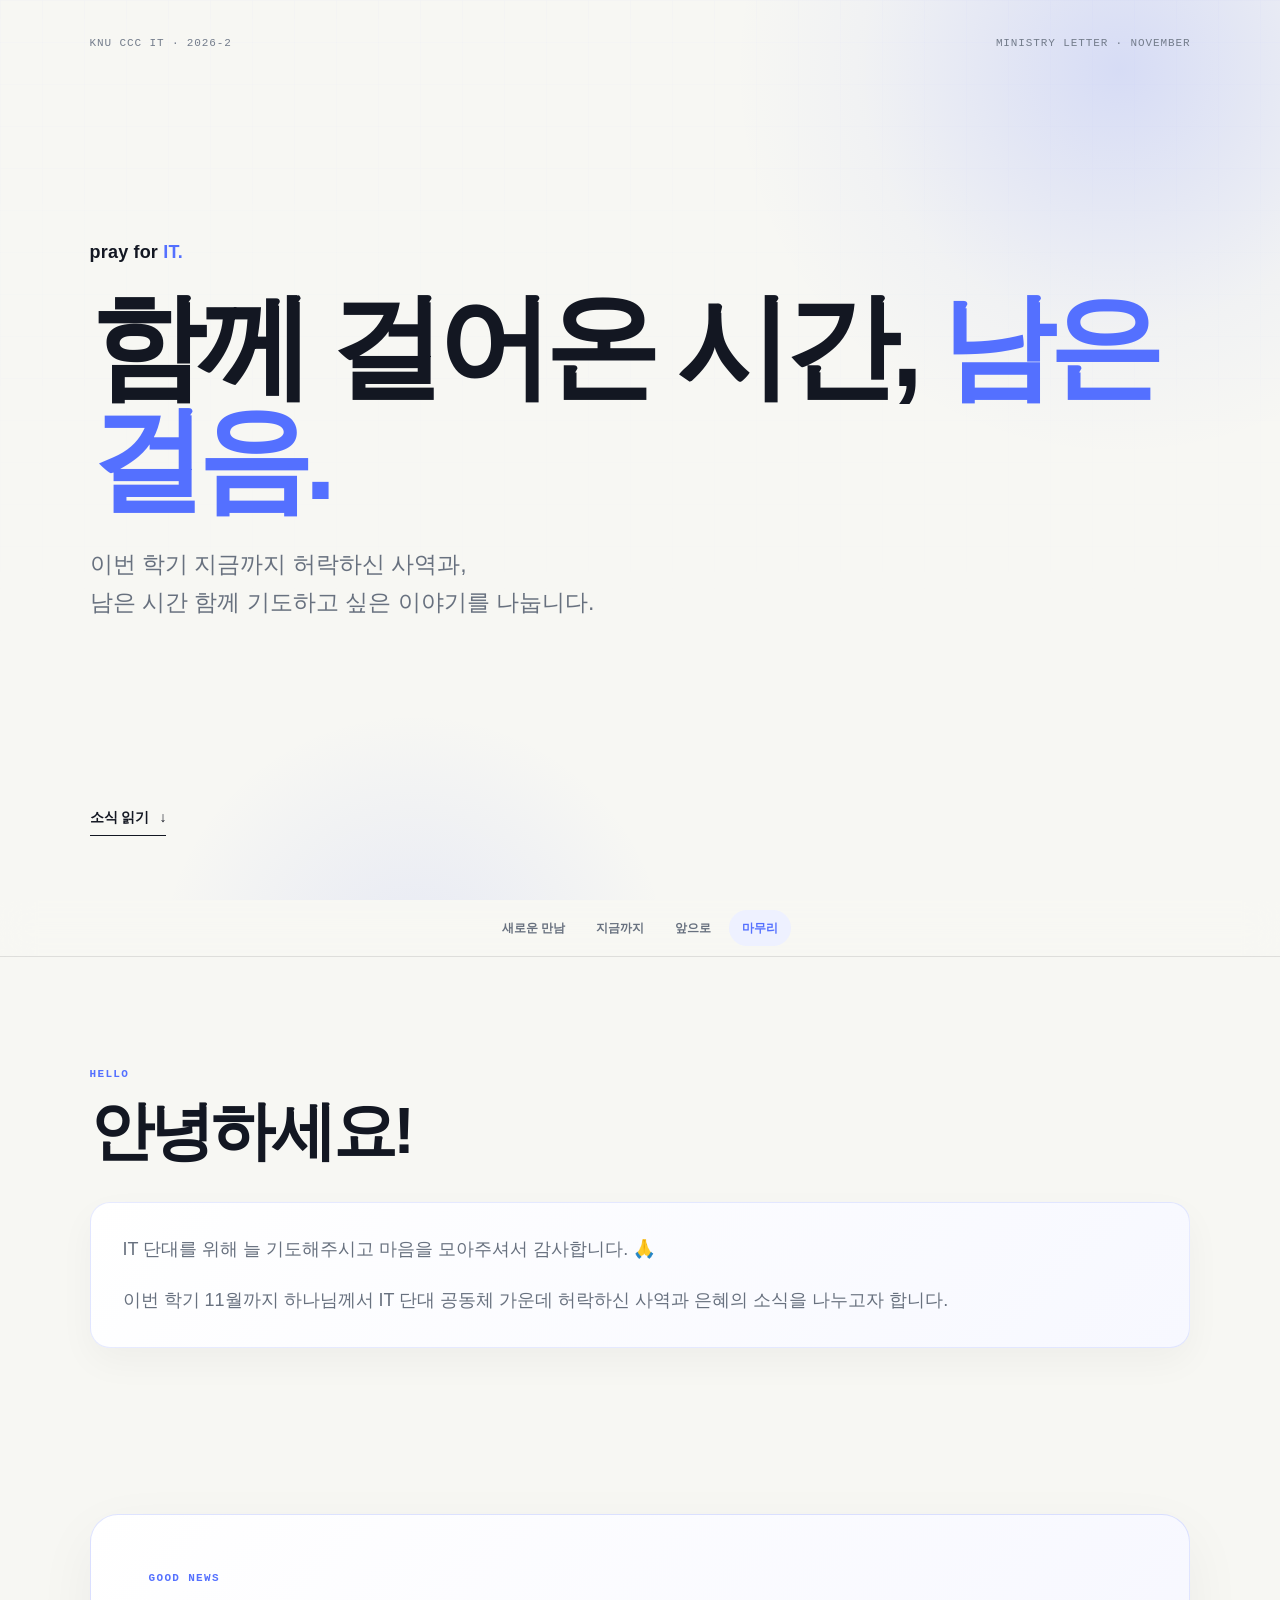
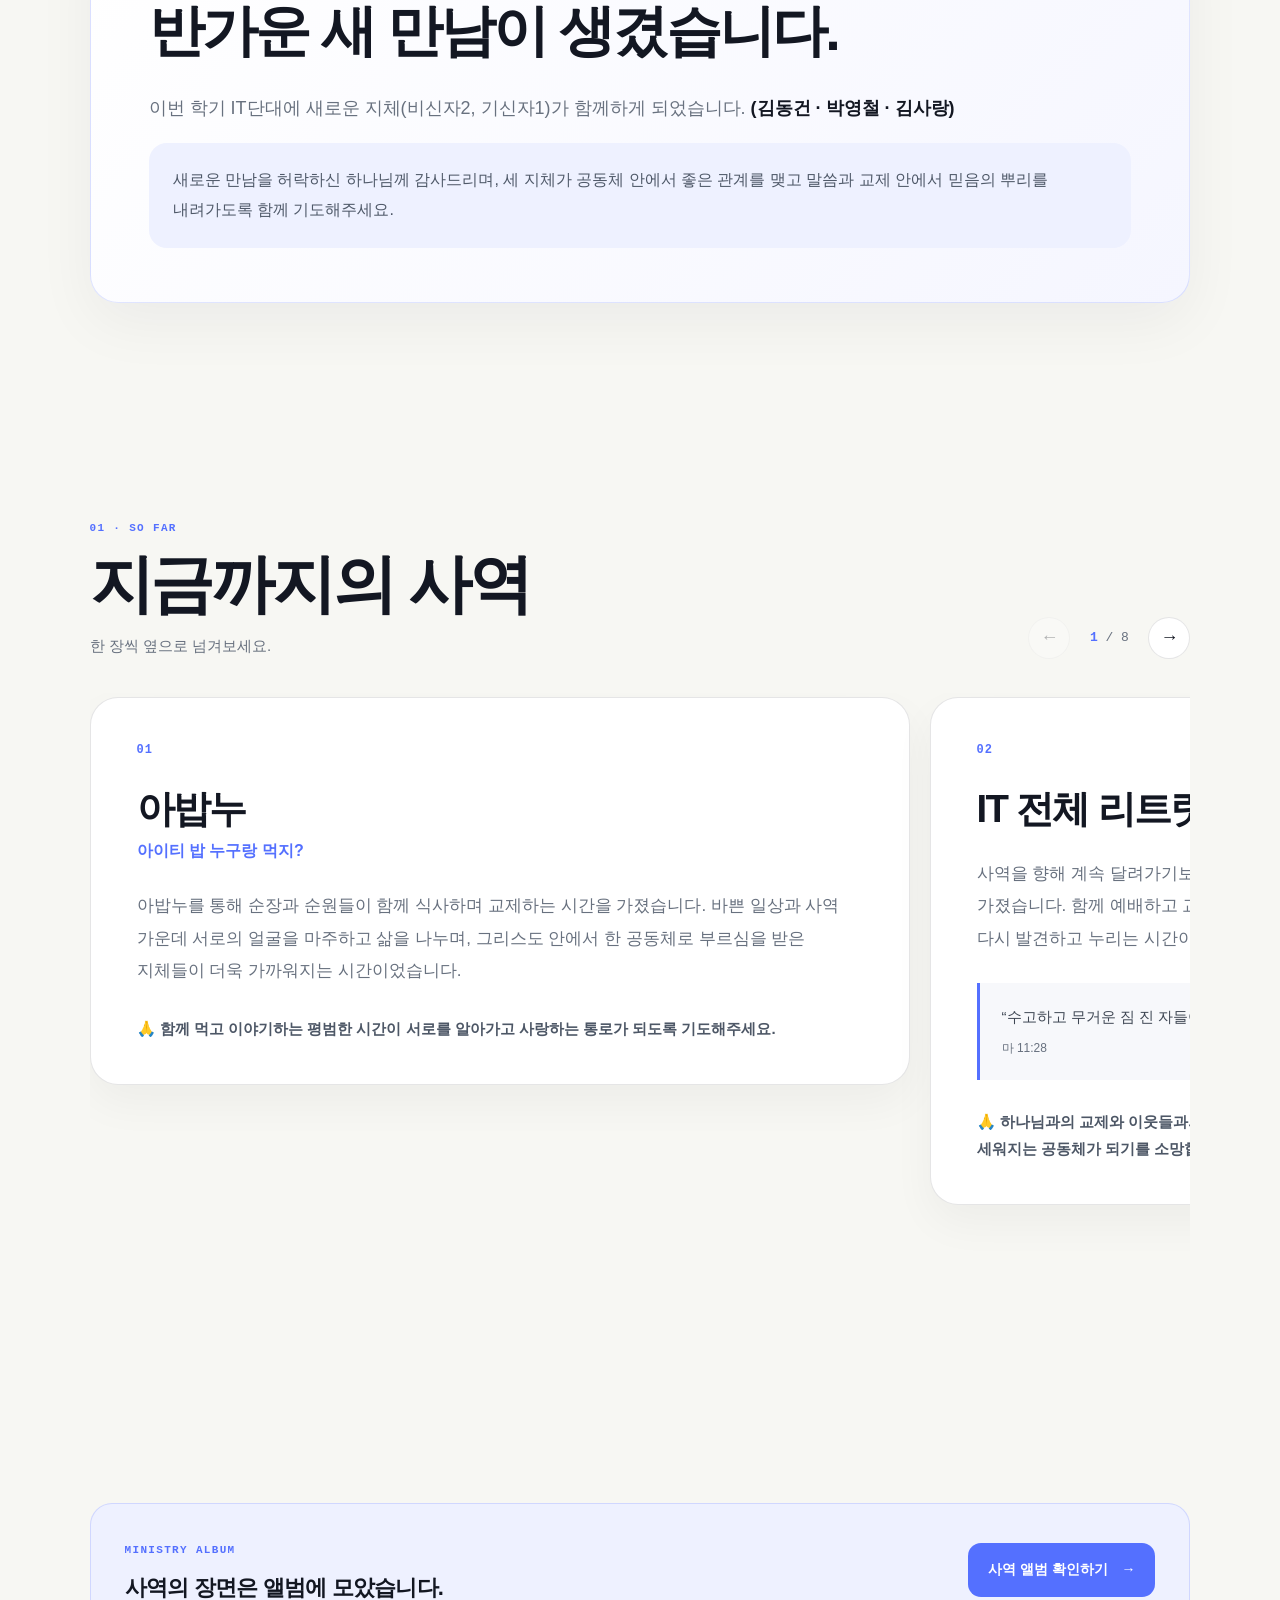
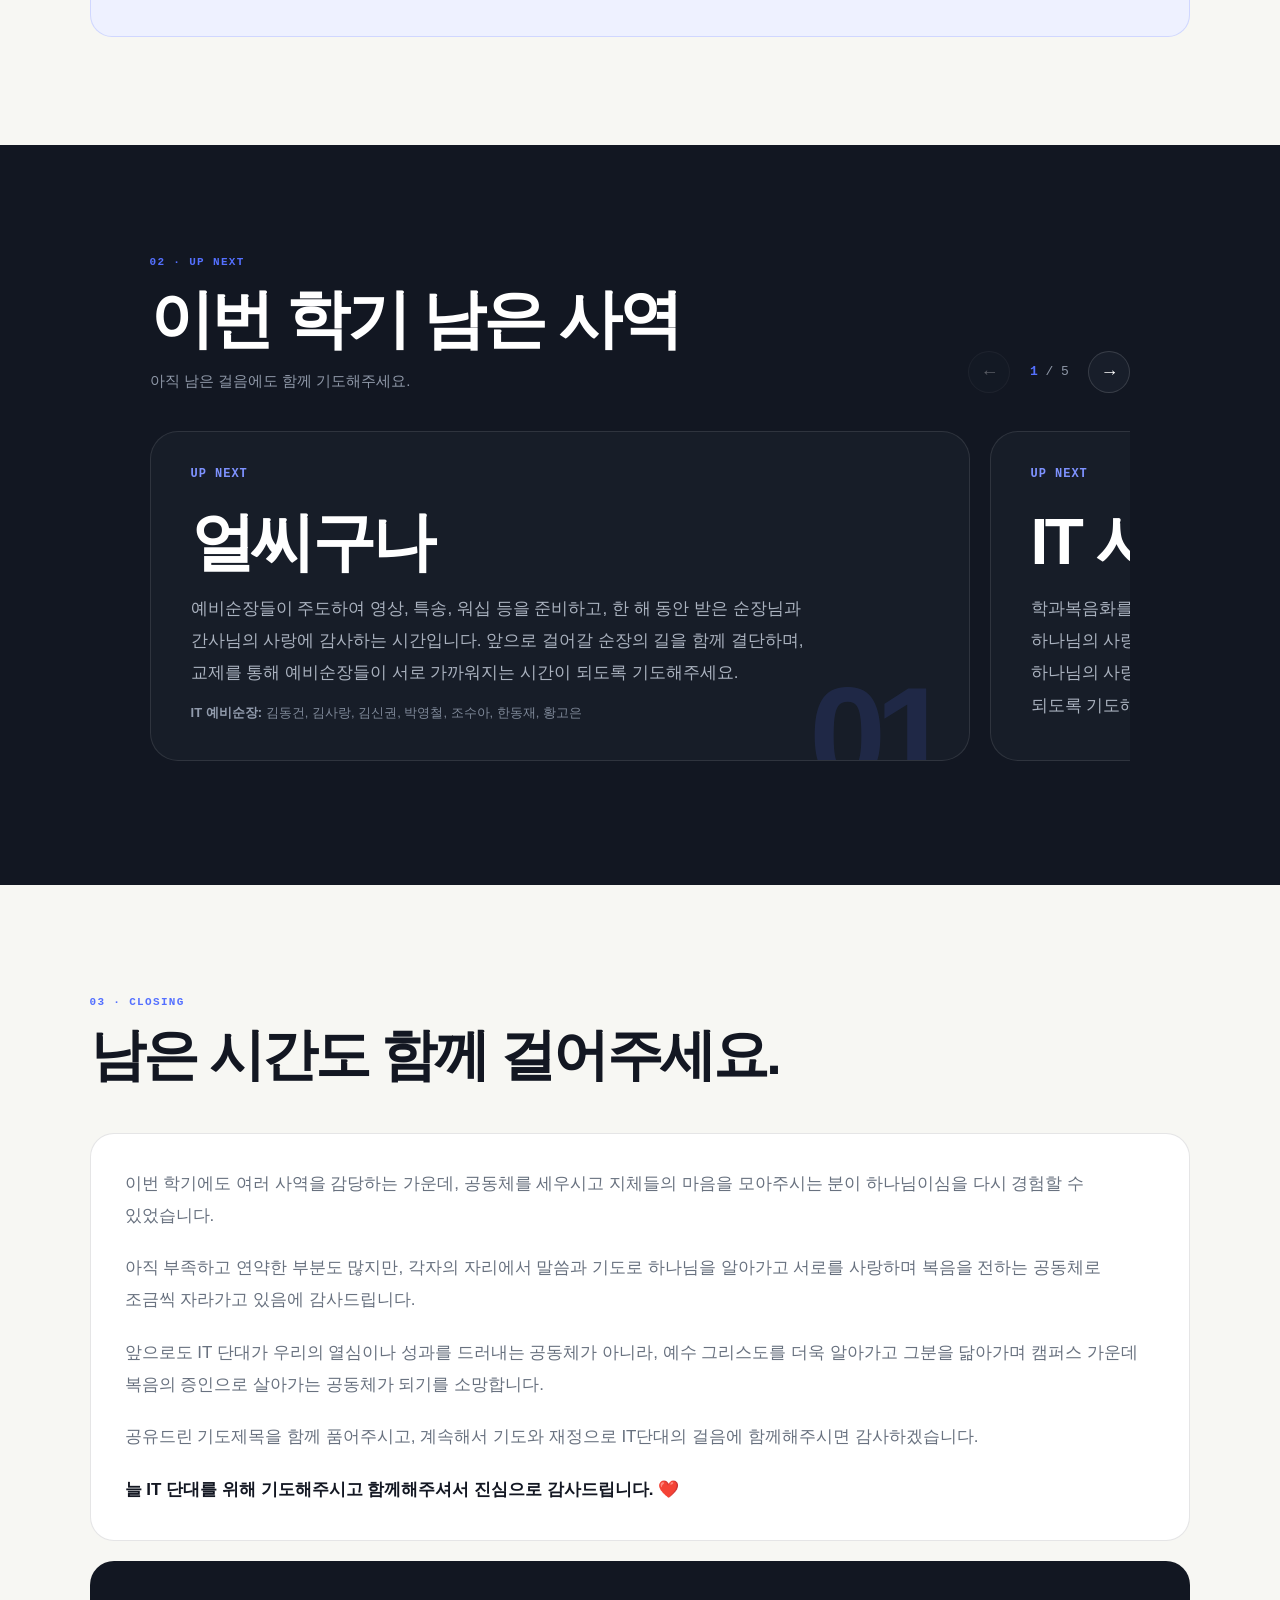
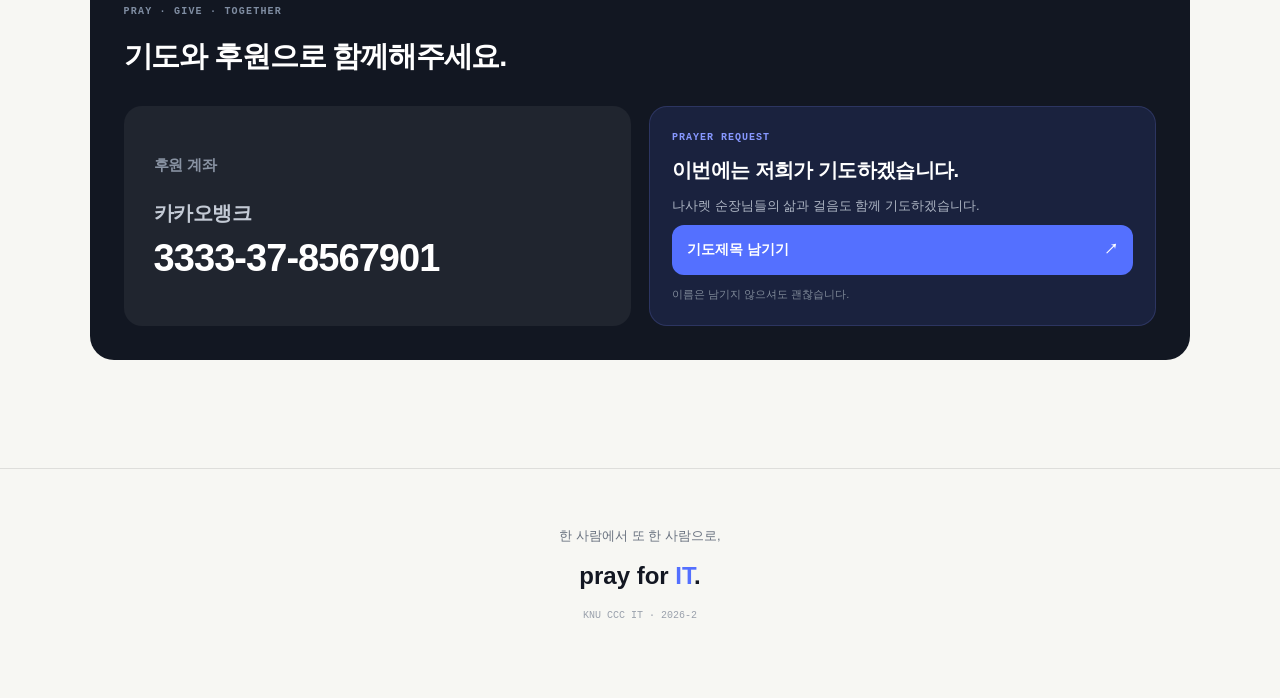
<file: index.html>
<!DOCTYPE html>
<html lang="ko">
<head>
  <meta charset="UTF-8" />
  <meta name="viewport" content="width=device-width, initial-scale=1.0" />
  <meta name="theme-color" content="#f7f7f3" />
  <meta name="description" content="KNU CCC IT단대 2026년 2학기 사역 소식" />
  <title>함께 걸어온 시간, 남은 걸음 | pray for IT</title>
  <link rel="stylesheet" href="style.css?v=15" />
</head>
<body>

  <header class="hero" id="top">
    <div class="hero-grid" aria-hidden="true"></div>
    <div class="hero-glow hero-glow-one" aria-hidden="true"></div>
    <div class="hero-glow hero-glow-two" aria-hidden="true"></div>

    <div class="hero-topline">
      <span>KNU CCC IT · 2026-2</span>
      <span>MINISTRY LETTER · NOVEMBER</span>
    </div>

    <div class="hero-copy">
      <p class="brand"><span>pray for</span> <strong>IT</strong><b>.</b></p>
      <h1>함께 걸어온 시간, <span>남은 걸음.</span></h1>
      <p class="hero-sub">이번 학기 지금까지 허락하신 사역과,<br />남은 시간 함께 기도하고 싶은 이야기를 나눕니다.</p>
    </div>

    <a class="hero-down" href="#greeting">소식 읽기 <span>↓</span></a>
  </header>

  <nav class="quick-nav" aria-label="페이지 바로가기">
    <div class="quick-nav-track">
      <a href="#newpeople">새로운 만남</a>
      <a href="#done">지금까지</a>
      <a href="#next">앞으로</a>
      <a href="#closing">마무리</a>
    </div>
  </nav>

  <main>
    <section class="section greeting" id="greeting">
      <p class="eyebrow">HELLO</p>
      <h2>안녕하세요!</h2>
      <div class="intro-card">
        <p>IT 단대를 위해 늘 기도해주시고 마음을 모아주셔서 감사합니다. 🙏</p>
        <p>이번 학기 11월까지 하나님께서 IT 단대 공동체 가운데 허락하신 사역과 은혜의 소식을 나누고자 합니다.</p>
      </div>
    </section>

    <section class="section newpeople" id="newpeople">
      <div class="newpeople-card">
        <div class="newpeople-heading">
          <p class="eyebrow">GOOD NEWS</p>
          <h2>반가운 새 만남이 생겼습니다.</h2>
        </div>

        <div class="newpeople-content">
          <p class="newpeople-lead">이번 학기 IT단대에 새로운 지체(비신자2, 기신자1)가 함께하게 되었습니다. <strong>(김동건 · 박영철 · 김사랑)</strong></p>
          <p class="newpeople-prayer">새로운 만남을 허락하신 하나님께 감사드리며, 세 지체가 공동체 안에서 좋은 관계를 맺고 말씀과 교제 안에서 믿음의 뿌리를 내려가도록 함께 기도해주세요.</p>
        </div>
      </div>
    </section>

    <section class="section report-section" id="done">
      <div class="section-head">
        <div>
          <p class="eyebrow">01 · SO FAR</p>
          <h2>지금까지의 사역</h2>
          <p class="section-desc">한 장씩 옆으로 넘겨보세요.</p>
        </div>
        <div class="slider-controls" data-controls="doneTrack">
          <button type="button" class="slider-btn prev" aria-label="이전 사역">←</button>
          <span class="slider-count"><b>1</b> / 8</span>
          <button type="button" class="slider-btn next" aria-label="다음 사역">→</button>
        </div>
      </div>

      <div class="slider-track story-track" id="doneTrack">
        <article class="story-card ministry-card">
          <div class="card-top"><span>01</span></div>
          <h3>아밥누</h3>
          <p class="card-sub">아이티 밥 누구랑 먹지?</p>
          <p>아밥누를 통해 순장과 순원들이 함께 식사하며 교제하는 시간을 가졌습니다. 바쁜 일상과 사역 가운데 서로의 얼굴을 마주하고 삶을 나누며, 그리스도 안에서 한 공동체로 부르심을 받은 지체들이 더욱 가까워지는 시간이었습니다.</p>
          <p class="prayer-point">🙏 함께 먹고 이야기하는 평범한 시간이 서로를 알아가고 사랑하는 통로가 되도록 기도해주세요.</p>
        </article>

        <article class="story-card ministry-card">
          <div class="card-top"><span>02</span></div>
          <h3>IT 전체 리트릿 및 중순 리트릿</h3>
          <p>사역을 향해 계속 달려가기보다 잠시 걸음을 멈추고 하나님 안에서 쉼을 누리는 시간을 가졌습니다. 함께 예배하고 교제하며, 일상 속에서 쉽게 지나칠 수 있는 하나님의 사랑과 기쁨을 다시 발견하고 누리는 시간이었습니다.</p>
          <blockquote>“수고하고 무거운 짐 진 자들아 다 내게로 오라 내가 너희를 쉬게 하리라” <span>마 11:28</span></blockquote>
          <p class="prayer-point">🙏 하나님과의 교제와 이웃들과의 사랑을 통해 우리의 힘과 열심이 아닌 하나님께서 주시는 은혜로 다시 세워지는 공동체가 되기를 소망합니다.</p>
        </article>

        <article class="story-card ministry-card">
          <div class="card-top"><span>03</span></div>
          <h3>만남순 사역</h3>
          <p>만남순을 구성하여 만남순장이 26학번 순원들을 비롯해 공동체에 적응해 가는 새로운 지체들을 만나고 있습니다. 일상과 삶의 이야기를 나누는 것에서 나아가 서로의 신앙을 돌아보고 말씀 안에서 함께 성장할 수 있도록 돕고 있습니다.</p>
          <p class="prayer-point">🙏 만남순장(26 박연경)이 지체 한 사람 한 사람을 사랑으로 돌아보며, 모두가 공동체 안에 잘 뿌리내리고 믿음의 사람으로 자라갈 수 있도록 기도해주세요.</p>
        </article>

        <article class="story-card ministry-card">
          <div class="card-top"><span>04</span></div>
          <h3>전도 사역</h3>
          <p>전도순(22 김여준, 23 손대은, 24 정가은)을 구성하여 매주 IT 단대 주관 전도를 진행했습니다. 첫째 주에는 IT 단대 전체, 둘째 주에는 성령순, 셋째 주에는 충만순, 넷째·다섯째 주에는 전도순이 담당하는 방식으로 전도를 이어갔습니다.</p>
          <p>전도순이 새롭게 세워진 덕분에 학기 초 리더십들이 기도하며 세웠던 ‘매주 캠퍼스에 나아가 예수님의 복음을 전하자’는 목표를 한 학기 동안 지켜갈 수 있었습니다. 무엇보다 우리 안에 복음을 전하고자 하는 마음을 부어주시고, 두려움 가운데서도 담대하게 복음을 선포할 수 있도록 인도하신 하나님의 은혜에 감사드립니다.</p>
          <blockquote>“18 예수께서 나아와 말씀하여 이르시되 하늘과 땅의 모든 권세를 내게 주셨으니<br />19 그러므로 너희는 가서 모든 민족을 제자로 삼아 아버지와 아들과 성령의 이름으로 세례를 베풀고<br />20 내가 너희에게 분부한 모든 것을 가르쳐 지키게 하라 볼지어다 내가 세상 끝날까지 너희와 항상 함께 있으리라 하시니라” <span>마 28:18-20</span></blockquote>
          <p class="prayer-point">🙏 우리의 작은 믿음의 순종을 통해 캠퍼스 가운데 복음의 씨앗이 뿌려지기를 소망합니다. 특히, IT단대 복음화를 통해 캠퍼스 복음화의 꿈이 이뤄지길 기도해주세요.</p>
        </article>

        <article class="story-card ministry-card">
          <div class="card-top"><span>05</span></div>
          <h3>큐티·감사 릴레이</h3>
          <p>이번 학기부터 IT 큐티/감사 나눔방을 별도로 개설하여 매일 말씀을 묵상하고 감사의 제목을 나누는 훈련을 이어가고 있습니다. 서로 매일 얼굴을 마주하거나 깊은 삶의 나눔을 갖기 어려웠지만, 각자의 자리에서 올려주는 말씀 묵상과 감사 제목을 통해 서로의 일상을 알아가고 함께 기도할 수 있었습니다.</p>
          <blockquote>“1 복 있는 사람은 악인들의 꾀를 따르지 아니하며 죄인들의 길에 서지 아니하며 오만한 자들의 자리에 앉지 아니하고<br />2 오직 여호와의 율법을 즐거워하여 그의 율법을 주야로 묵상하는도다” <span>시 1:1-2</span></blockquote>
          <p class="prayer-point">🙏 말씀을 가까이하는 것이 일회적인 활동에 그치지 않고 각자의 삶 속에 자리 잡기를 소망하며, 일상에서도 하나님과 동행하는 공동체가 되길 기도해주세요.</p>
        </article>

        <article class="story-card ministry-card">
          <div class="card-top"><span>06</span></div>
          <h3>군 지체 사역</h3>
          <p>현재 캠퍼스에서 함께 사역하지는 못하지만, 군 복무 중인 형제 순장님들과 공동체의 연결을 이어가고자 군 지체 사역을 진행하고 있습니다. 복무 중인 형제들이 각자 정해진 요일에 삶 나눔과 말씀 묵상, 기도 제목을 공유하고, 캠퍼스에 있는 지체들은 이를 통해 형제순장님들의 삶을 알아가며 함께 기도하고 있습니다.</p>
          <blockquote>“모든 기도와 간구를 하되 항상 성령 안에서 기도하고 이를 위하여 깨어 구하기를 항상 힘쓰며 여러 성도를 위하여 구하라” <span>엡 6:18</span></blockquote>
          <p class="prayer-point">🙏 물리적으로 떨어져 있는 시간에도 그리스도 안에서 한 몸 된 공동체임을 기억하며, 전역 후 캠퍼스로 돌아올 때까지 서로를 위해 기도하고 믿음의 교제를 이어갈 수 있도록 기도해주세요. </p>
        </article>

        <article class="story-card ministry-card">
          <div class="card-top"><span>07</span></div>
          <h3>순모임 일지 기록</h3>
          <p>순모임 일지를 통해 순장과 순원들이 말씀을 통해 어떻게 영의 양식을 공급받고 있는지 정기적으로 돌아보고 있습니다. 단순히 진행 여부를 확인하는 것을 넘어 각 순에서 말씀을 중심으로 한 양육이 건강하게 이루어지고 있는지, 순원들의 기도제목이 무엇인지 살피고 있습니다.</p>
          <blockquote>“우리가 그를 전파하여 각 사람을 권하고 모든 지혜로 각 사람을 가르침은 각 사람을 그리스도 안에서 완전한 자로 세우려 함이니” <span>골 1:28</span></blockquote>
          <p class="prayer-point">🙏 이를 통해 모든 지체가 말씀 위에 든든히 세워지고, 순장과 순원 모두가 함께 자라가는 공동체가 되기를 소망합니다. </p>
        </article>

        <article class="story-card ministry-card">
          <div class="card-top"><span>08</span></div>
          <h3>IT 기도회</h3>
          <p>IT 단대가 함께 모여 공동체와 캠퍼스, 각자의 삶을 위해 기도하는 시간을 가졌습니다. 우리의 계획과 열심보다 하나님의 뜻을 먼저 구하며, 공동체에 맡겨주신 영혼들과 사역을 위해 한마음으로 기도했습니다. 기도를 통해 공동체의 주인이 하나님이심을 다시 기억하고, 모든 사역을 하나님께 의탁하는 시간이었습니다.</p>
          <blockquote>“7 구하라 그리하면 너희에게 주실 것이요 찾으라 그리하면 찾아낼 것이요 문을 두드리라 그리하면 너희에게 열릴 것이니<br />8 구하는 이마다 받을 것이요 찾는 이는 찾아낼 것이요 두드리는 이에게는 열릴 것이니라” <span>마 7:7-8</span></blockquote>
          <p class="prayer-point">🙏 우리 삶의 주관자 되시는 하나님께 크고작은 모든 일을 아뢰고, 하나님의 뜻을 구하는 IT 순장&예비순장들이 되길 기도해주세요. </p>
        </article>
      </div>

      <div class="swipe-hint">← 옆으로 넘겨보세요 →</div>

      <div class="album-cta">
        <div>
          <span>MINISTRY ALBUM</span>
          <h3>사역의 장면은 앨범에 모았습니다.</h3>
        </div>
        <a href="album.html?v=15">사역 앨범 확인하기 <b>→</b></a>
      </div>
    </section>

    <section class="section next-section" id="next">
      <div class="section-head">
        <div>
          <p class="eyebrow">02 · UP NEXT</p>
          <h2 class="next-title">이번 학기 남은 사역</h2>
          <p class="section-desc">아직 남은 걸음에도 함께 기도해주세요.</p>
        </div>
        <div class="slider-controls" data-controls="nextTrack">
          <button type="button" class="slider-btn prev" aria-label="이전 사역">←</button>
          <span class="slider-count"><b>1</b> / 5</span>
          <button type="button" class="slider-btn next" aria-label="다음 사역">→</button>
        </div>
      </div>

      <div class="slider-track upcoming-track" id="nextTrack">
        <article class="upcoming-card ministry-card">
          <div class="upcoming-number">01</div>
          <div class="card-top"><span>UP NEXT</span></div>
          <div class="upcoming-copy">
            <h3>얼씨구나</h3>
            <p>예비순장들이 주도하여 영상, 특송, 워십 등을 준비하고, 한 해 동안 받은 순장님과 간사님의 사랑에 감사하는 시간입니다. 앞으로 걸어갈 순장의 길을 함께 결단하며, 교제를 통해 예비순장들이 서로 가까워지는 시간이 되도록 기도해주세요.</p>
            <p class="upcoming-meta"><strong>IT 예비순장:</strong> 김동건, 김사랑, 김신권, 박영철, 조수아, 한동재, 황고은</p>
          </div>
        </article>
        <article class="upcoming-card ministry-card">
          <div class="upcoming-number">02</div>
          <div class="card-top"><span>UP NEXT</span></div>
          <div class="upcoming-copy"><h3>IT 사랑함</h3><p>학과복음화를 말로만 외치는 데 그치지 않고, 직접 IT대학 학우들에게 다가가 하나님의 사랑을 전하는 도전을 준비하고 있습니다. 작은 섬김을 통해 학우들이 하나님의 사랑을 경험하고, 우리 역시 캠퍼스를 향한 하나님의 마음을 더 깊이 품게 되도록 기도해주세요.</p></div>
        </article>
        <article class="upcoming-card ministry-card">
          <div class="upcoming-number">03</div>
          <div class="card-top"><span>UP NEXT</span></div>
          <div class="upcoming-copy"><h3>금식수련회</h3><p>한 해의 마지막을 금식하며 하나님 앞에 머무는 시간을 갖습니다. 다른 것보다 하나님을 더욱 깊이 구하고, 말씀과 기도 앞에서 우리의 중심을 다시 세우며 새해를 믿음으로 준비하는 시간이 되도록 기도해주세요.</p></div>
        </article>
        <article class="upcoming-card ministry-card">
          <div class="upcoming-number">04</div>
          <div class="card-top"><span>UP NEXT</span></div>
          <div class="upcoming-copy"><h3>순여행</h3><p>IT단대 전체가 함께 한 학기를 지나온 서로의 삶을 나누고 더욱 가까워지는 시간을 가지려 합니다. 순장들에게는 쉼과 회복이 되고, 순원들에게는 공동체 안으로 한 걸음 더 깊이 들어와 서로가 진짜 가족처럼 연결되는 시간이 되도록 기도해주세요.</p></div>
        </article>
        <article class="upcoming-card ministry-card">
          <div class="upcoming-number">05</div>
          <div class="card-top"><span>UP NEXT</span></div>
          <div class="upcoming-copy"><h3>순장수련회</h3><p>순장의 삶으로 부르신 하나님의 마음을 다시 바라보고, 한 영혼을 품고 살아가는 순장의 길을 결단하는 시간을 가지려 합니다. 자신의 힘이나 열심이 아니라 하나님을 의지하며 맡겨진 영혼을 사랑하고 섬기는 순장들이 세워지도록 기도해주세요.</p></div>
        </article>
      </div>

      <div class="swipe-hint dark-hint">← 옆으로 넘겨보세요 →</div>
    </section>

    <section class="section closing" id="closing">
      <p class="eyebrow">03 · CLOSING</p>
      <h2 class="closing-title">남은 시간도 함께 걸어주세요.</h2>

      <div class="closing-grid">
        <div class="closing-copy">
          <p>이번 학기에도 여러 사역을 감당하는 가운데, 공동체를 세우시고 지체들의 마음을 모아주시는 분이 하나님이심을 다시 경험할 수 있었습니다.</p>
          <p>아직 부족하고 연약한 부분도 많지만, 각자의 자리에서 말씀과 기도로 하나님을 알아가고 서로를 사랑하며 복음을 전하는 공동체로 조금씩 자라가고 있음에 감사드립니다.</p>
          <p>앞으로도 IT 단대가 우리의 열심이나 성과를 드러내는 공동체가 아니라, 예수 그리스도를 더욱 알아가고 그분을 닮아가며 캠퍼스 가운데 복음의 증인으로 살아가는 공동체가 되기를 소망합니다.</p>
          <p>공유드린 기도제목을 함께 품어주시고, 계속해서 기도와 재정으로 IT단대의 걸음에 함께해주시면 감사하겠습니다.</p>
          <p><strong>늘 IT 단대를 위해 기도해주시고 함께해주셔서 진심으로 감사드립니다. ❤️</strong></p>
        </div>

        <aside class="support-card">
          <span>PRAY · GIVE · TOGETHER</span>
          <h3>기도와 후원으로 함께해주세요.</h3>

          <div class="support-options">
            <div class="account-box">
              <small>후원 계좌</small>
              <div class="account-main">
                <span class="account-bank">카카오뱅크</span>
                <strong class="account-number">3333-37-8567901</strong>
              </div>
            </div>

            <div class="prayer-request-box">
              <small>PRAYER REQUEST</small>
              <strong>이번에는 저희가 기도하겠습니다.</strong>
              <p>나사렛 순장님들의 삶과 걸음도 함께 기도하겠습니다.</p>
              <a
                href="https://docs.google.com/forms/d/e/1FAIpQLScn1nZOD3HiTk1V8Lbha1wSakwPpyP3ddF1BcKsc1Js8R6OoA/viewform?usp=sharing&ouid=115799761435722869690"
                target="_blank"
                rel="noopener noreferrer"
              >
                기도제목 남기기 <span aria-hidden="true">↗</span>
              </a>
              <em>이름은 남기지 않으셔도 괜찮습니다.</em>
            </div>
          </div>
        </aside>
      </div>
    </section>
  </main>

  <footer>
    <p>한 사람에서 또 한 사람으로,</p>
    <strong><span>pray for</span> <b>IT</b>.</strong>
    <small>KNU CCC IT · 2026-2</small>
  </footer>

  <script src="script.js?v=15"></script>
</body>
</html>
</file>
<file: style.css>
:root {
  --bg: #f7f7f3;
  --paper: #ffffff;
  --text: #131722;
  --muted: #68717f;
  --line: rgba(19, 23, 34, 0.11);
  --blue: #5470ff;
  --blue-soft: #eef1ff;
  --dark: #121722;
  --dark-soft: #181e2a;
}

* { box-sizing: border-box; margin: 0; padding: 0; }
html { scroll-behavior: smooth; }
body {
  background: var(--bg);
  color: var(--text);
  font-family: -apple-system, BlinkMacSystemFont, "Pretendard", "Noto Sans KR", sans-serif;
  line-height: 1.7;
  word-break: keep-all;
  overflow-x: hidden;
}
button, a { -webkit-tap-highlight-color: transparent; }
a { color: inherit; }
button { font: inherit; }

.hero {
  position: relative;
  min-height: 100svh;
  padding: 34px 7vw 64px;
  display: flex;
  flex-direction: column;
  justify-content: space-between;
  overflow: hidden;
  isolation: isolate;
}
.hero-grid {
  position: absolute;
  inset: 0;
  z-index: -3;
  opacity: .2;
  background-image:
    linear-gradient(rgba(84,112,255,.08) 1px, transparent 1px),
    linear-gradient(90deg, rgba(84,112,255,.08) 1px, transparent 1px);
  background-size: 42px 42px;
  mask-image: linear-gradient(to bottom, black, transparent 82%);
}
.hero-glow { position: absolute; border-radius: 50%; z-index: -2; pointer-events: none; }
.hero-glow-one { width: 760px; height: 760px; top: -310px; right: -220px; background: radial-gradient(circle, rgba(84,112,255,.2), rgba(84,112,255,.04) 48%, transparent 72%); }
.hero-glow-two { width: 520px; height: 520px; bottom: -330px; left: 12vw; background: radial-gradient(circle, rgba(84,112,255,.1), transparent 70%); }
.hero-topline { display: flex; justify-content: space-between; gap: 20px; color: #737c8b; font-family: "SFMono-Regular", Consolas, monospace; font-size: 11px; letter-spacing: .08em; }
.hero-copy { max-width: 1080px; }
.brand { margin-bottom: 22px; font-size: 18px; font-weight: 760; letter-spacing: .01em; }
.brand strong, .brand b { color: var(--blue); }
.hero h1 { font-size: clamp(60px, 9vw, 132px); line-height: .98; letter-spacing: -.065em; }
.hero h1 span { color: var(--blue); }
.hero-sub { max-width: 650px; margin-top: 30px; color: var(--muted); font-size: clamp(18px, 2vw, 23px); line-height: 1.65; }
.hero-down { width: fit-content; display: inline-flex; gap: 10px; padding-bottom: 5px; border-bottom: 1px solid var(--text); text-decoration: none; font-size: 14px; font-weight: 800; }

.quick-nav { position: sticky; top: 0; z-index: 30; padding: 10px 16px; border-bottom: 1px solid var(--line); background: rgba(247,247,243,.88); backdrop-filter: blur(16px); -webkit-backdrop-filter: blur(16px); }
.quick-nav-track { max-width: 650px; margin: 0 auto; display: flex; justify-content: center; gap: 5px; overflow-x: auto; scrollbar-width: none; }
.quick-nav-track::-webkit-scrollbar { display: none; }
.quick-nav a { flex: 0 0 auto; padding: 8px 13px; border-radius: 999px; color: var(--muted); text-decoration: none; font-size: 12px; font-weight: 800; }
.quick-nav a:hover, .quick-nav a.is-active { color: var(--blue); background: var(--blue-soft); }

.section { max-width: 1160px; margin: 0 auto; padding: 108px 7vw; }
.eyebrow { color: var(--blue); font-family: "SFMono-Regular", Consolas, monospace; font-size: 11px; font-weight: 850; letter-spacing: .12em; }
.section h2 { margin-top: 12px; font-size: clamp(36px, 5vw, 64px); line-height: 1.12; letter-spacing: -.05em; }
.section-desc { margin-top: 12px; color: var(--muted); font-size: 15px; }

.intro-card { max-width: 780px; margin-top: 34px; padding: 30px 32px; border: 1px solid rgba(84,112,255,.14); border-radius: 20px; background: linear-gradient(135deg, #fff, #f7f8ff); box-shadow: 0 14px 36px rgba(19,23,34,.04); }
.intro-card p { color: var(--muted); font-size: 18px; line-height: 1.85; }
.intro-card p + p { margin-top: 18px; }

.newpeople { padding-top: 58px; }
.newpeople-card { display: grid; grid-template-columns: .9fr 1.1fr; gap: 72px; padding: 54px 58px; border: 1px solid rgba(84,112,255,.18); border-radius: 28px; background: linear-gradient(135deg, #fff, #f5f6ff); box-shadow: 0 20px 60px rgba(19,23,34,.05); }
.newpeople-heading h2 { margin-top: 12px; font-size: clamp(40px,5vw,62px); }
.newpeople-lead { color: var(--muted); font-size: 18px; line-height: 1.9; }
.newpeople-lead strong { color: var(--text); font-weight: 800; }
.newpeople-prayer { margin-top: 22px; padding: 22px 24px; border-radius: 18px; background: var(--blue-soft); color: #4f5969; font-size: 16px; line-height: 1.9; }

.section-head { display: flex; justify-content: space-between; gap: 30px; align-items: flex-end; margin-bottom: 34px; }
.slider-controls { display: flex; align-items: center; gap: 10px; }
.slider-btn { width: 42px; height: 42px; border-radius: 50%; border: 1px solid var(--line); background: var(--paper); cursor: pointer; color: var(--text); font-size: 18px; }
.slider-btn:disabled { opacity: .3; cursor: default; }
.slider-count { min-width: 58px; text-align: center; color: var(--muted); font-family: "SFMono-Regular", Consolas, monospace; font-size: 13px; }
.slider-count b { color: var(--blue); }

.slider-track { display: flex; align-items: flex-start; gap: 20px; overflow-x: auto; scroll-snap-type: x mandatory; scrollbar-width: none; scroll-behavior: smooth; padding: 4px max(0px, calc((100% - 820px) / 2)) 16px 0; }
.slider-track::-webkit-scrollbar { display: none; }
.ministry-card { scroll-snap-align: start; flex: 0 0 min(820px, 84vw); }
.story-card { min-height: 0; height: auto; padding: 42px 46px; border: 1px solid var(--line); border-radius: 28px; background: var(--paper); box-shadow: 0 18px 44px rgba(19,23,34,.045); display: flex; flex-direction: column; align-self: flex-start; }
.card-top { display: flex; align-items: center; justify-content: space-between; gap: 20px; margin-bottom: 26px; }
.card-top span { color: var(--blue); font-family: "SFMono-Regular", Consolas, monospace; font-size: 12px; font-weight: 850; letter-spacing: .08em; }
.card-top em { color: #929aa8; font-family: "SFMono-Regular", Consolas, monospace; font-size: 11px; font-style: normal; font-weight: 800; letter-spacing: .1em; }
.story-card h3 { font-size: clamp(29px,3vw,42px); line-height: 1.2; letter-spacing: -.045em; }
.card-sub { margin-top: 5px !important; color: var(--blue) !important; font-weight: 800; }
.story-card > p:not(.card-sub):not(.prayer-point) { margin-top: 26px; color: var(--muted); font-size: 17px; line-height: 1.9; }
.story-card blockquote { margin-top: 28px; padding: 20px 22px; border-left: 3px solid var(--blue); background: #f7f8fb; color: #3f4754; font-size: 15px; line-height: 1.8; }
.story-card blockquote span { display: block; margin-top: 8px; color: var(--muted); font-size: 12px; }
.prayer-point { margin-top: 28px; padding-top: 0; color: #4d5766; font-size: 15px; line-height: 1.8; font-weight: 650; }
.swipe-hint { display: none; margin-top: 14px; color: var(--muted); text-align: center; font-size: 12px; }

.album-cta { margin-top: 46px; padding: 30px 34px; display: flex; align-items: center; justify-content: space-between; gap: 28px; border: 1px solid rgba(84,112,255,.2); border-radius: 22px; background: var(--blue-soft); }
.album-cta span { color: var(--blue); font-family: "SFMono-Regular", Consolas, monospace; font-size: 11px; font-weight: 850; letter-spacing: .12em; }
.album-cta h3 { margin-top: 8px; font-size: 22px; letter-spacing: -.035em; }
.album-cta a { flex: 0 0 auto; padding: 15px 20px; border-radius: 13px; background: var(--blue); color: white; text-decoration: none; font-size: 14px; font-weight: 850; }
.album-cta a b { margin-left: 10px; }

.next-section { max-width: none; padding-left: max(7vw, calc((100vw - 1160px)/2 + 7vw)); padding-right: max(7vw, calc((100vw - 1160px)/2 + 7vw)); background: var(--dark); color: white; }
.next-section .section-desc { color: #8f98a8; }
.next-section .slider-btn { border-color: rgba(255,255,255,.14); background: var(--dark-soft); color: white; }
.next-section .slider-count { color: #8f98a8; }
.upcoming-card { min-height: 330px; padding: 32px 40px; border: 1px solid rgba(255,255,255,.1); border-radius: 28px; background: #171d28; position: relative; overflow: hidden; display: flex; flex-direction: column; }
.upcoming-number { position: absolute; right: 28px; bottom: -44px; color: rgba(84,112,255,.14); font-size: 138px; font-weight: 900; line-height: 1; letter-spacing: -.08em; }
.upcoming-card .card-top { position: relative; z-index: 1; }
.upcoming-card .card-top span { color: #7e92ff; }
.upcoming-card .card-top em { color: #697384; }
.upcoming-copy { position: relative; z-index: 1; margin-top: 0; max-width: 620px; }
.upcoming-copy h3 { font-size: clamp(40px,5vw,64px); line-height: 1.05; letter-spacing: -.055em; }
.upcoming-copy p { margin-top: 17px; color: #aab2bf; font-size: 17px; line-height: 1.9; }

.closing-grid { margin-top: 46px; display: grid; grid-template-columns: 1.25fr .75fr; gap: 34px; align-items: start; }
.closing-copy { padding: 34px; border: 1px solid var(--line); border-radius: 24px; background: white; }
.closing-copy p { color: var(--muted); font-size: 17px; line-height: 1.9; }
.closing-copy p + p { margin-top: 20px; }
.closing-copy strong { color: var(--text); }
.support-card { padding: 34px; border-radius: 24px; background: var(--dark); color: white; }
.support-card > span { color: #7f8da2; font-family: "SFMono-Regular", Consolas, monospace; font-size: 10px; font-weight: 850; letter-spacing: .12em; }
.support-card h3 { margin-top: 15px; font-size: 29px; line-height: 1.35; letter-spacing: -.04em; }
.account-box { margin-top: 30px; padding: 22px; border-radius: 18px; background: rgba(255,255,255,.06); }
.account-box small { display: block; color: #8993a3; font-size: 11px; }
.account-box strong { display: block; margin-top: 10px; font-size: 18px; line-height: 1.6; }
.account-box p { margin-top: 8px; color: #aeb6c4; font-size: 14px; }

footer { padding: 56px 7vw 74px; text-align: center; border-top: 1px solid var(--line); }
footer p { color: var(--muted); font-size: 13px; }
footer strong { display: block; margin-top: 9px; font-size: 24px; }
footer strong b { color: var(--blue); }
footer small { display: block; margin-top: 10px; color: #9aa1ac; font-family: "SFMono-Regular", Consolas, monospace; font-size: 10px; }

@media (max-width: 760px) {
  .hero { min-height: 88svh; padding: 24px 22px 38px; }
  .hero-topline span:last-child { display: none; }
  .hero h1 { font-size: clamp(50px,15vw,72px); }
  .hero-sub { font-size: 16px; line-height: 1.75; }
  .quick-nav-track { justify-content: flex-start; }
  .section { padding: 78px 22px; }
  .section h2 { font-size: 42px; }
  .intro-card { padding: 24px 22px; }
  .intro-card p { font-size: 16px; }
  .newpeople-card { grid-template-columns: 1fr; gap: 32px; padding: 30px 22px; }
  .newpeople-heading h2 { font-size: 42px; }
  .newpeople-prayer { padding: 20px; font-size: 15px; }
  .section-head { align-items: flex-end; }
  .section-head h2 { font-size: 40px; }
  .slider-controls { gap: 7px; }
  .slider-btn { width: 38px; height: 38px; }
  .slider-count { min-width: 48px; }
  .slider-track { gap: 12px; padding-right: 22px; }
  .ministry-card { flex-basis: calc(100vw - 44px); }
  .story-card { min-height: 0; height: auto; padding: 28px 24px; }
  .story-card h3 { font-size: 31px; }
  .story-card > p:not(.card-sub):not(.prayer-point), .upcoming-copy p { font-size: 15px; line-height: 1.85; }
  .story-card blockquote { font-size: 14px; padding: 17px 18px; }
  .prayer-point { font-size: 14px; }
  .swipe-hint { display: block; }
  .album-cta { padding: 24px 22px; flex-direction: column; align-items: stretch; }
  .album-cta h3 { font-size: 19px; }
  .album-cta a { text-align: center; }
  .next-section { padding-left: 22px; padding-right: 22px; }
  .upcoming-card { min-height: 300px; padding: 26px 24px; }
  .upcoming-number { font-size: 108px; bottom: -26px; }
  .closing-grid { grid-template-columns: 1fr; }
  .closing-copy, .support-card { padding: 26px 22px; }
}


/* v5: compact upcoming cards + one-line title */
.next-title { white-space: nowrap; }
@media (max-width: 520px) {
  .next-title { font-size: clamp(28px, 8.6vw, 38px); letter-spacing: -0.045em; }
}

/* v6: aligned intro/news cards, stacked closing, one-line headings */
.intro-card {
  max-width: none;
  width: 100%;
}

.newpeople-card {
  grid-template-columns: 1fr;
  gap: 28px;
}

.newpeople-heading h2 {
  white-space: nowrap;
  font-size: clamp(34px, 4.4vw, 56px);
}

.newpeople-content {
  display: grid;
  grid-template-columns: 1fr;
  gap: 18px;
}

.newpeople-prayer {
  margin-top: 0;
}

.closing-title {
  white-space: nowrap;
  font-size: clamp(34px, 4.4vw, 56px) !important;
}

.closing-grid {
  grid-template-columns: 1fr;
  gap: 20px;
}

.support-card {
  width: 100%;
}

@media (max-width: 760px) {
  .newpeople-card {
    gap: 22px;
  }

  .newpeople-heading h2,
  .closing-title {
    font-size: clamp(23px, 7vw, 34px) !important;
    letter-spacing: -.045em;
  }
}


/* v7: support account + prayer request */
.support-card h3 {
  max-width: none;
}

.support-options {
  display: grid;
  grid-template-columns: 1fr 1fr;
  gap: 18px;
  margin-top: 30px;
}

.support-options .account-box {
  margin-top: 0;
  min-height: 220px;
  display: flex;
  flex-direction: column;
  justify-content: center;
}

.prayer-request-box {
  min-height: 220px;
  padding: 22px;
  border-radius: 18px;
  background: rgba(84, 112, 255, .13);
  border: 1px solid rgba(126, 146, 255, .18);
  display: flex;
  flex-direction: column;
}

.prayer-request-box small {
  display: block;
  color: #8798ff;
  font-family: "SFMono-Regular", Consolas, monospace;
  font-size: 10px;
  font-weight: 850;
  letter-spacing: .1em;
}

.prayer-request-box strong {
  display: block;
  margin-top: 10px;
  font-size: 20px;
  line-height: 1.45;
  letter-spacing: -.03em;
}

.prayer-request-box p {
  margin-top: 10px;
  color: #aeb6c4;
  font-size: 13px;
  line-height: 1.7;
}

.prayer-request-box a {
  margin-top: auto;
  display: inline-flex;
  align-items: center;
  justify-content: space-between;
  gap: 12px;
  width: 100%;
  padding: 13px 15px;
  border-radius: 12px;
  background: var(--blue);
  color: white;
  text-decoration: none;
  font-size: 14px;
  font-weight: 850;
  transition: transform .18s ease, background .18s ease;
}

.prayer-request-box a:hover {
  transform: translateY(-1px);
  background: #4863f4;
}

.prayer-request-box em {
  display: block;
  margin-top: 10px;
  color: #7f8998;
  font-size: 11px;
  font-style: normal;
}

@media (max-width: 760px) {
  .support-options {
    grid-template-columns: 1fr;
  }

  .support-options .account-box,
  .prayer-request-box {
    min-height: 0;
  }

  .prayer-request-box a {
    margin-top: 20px;
  }
}


/* v9: fuller account box */
.support-options .account-box {
  padding: 28px 30px;
}

.account-main {
  margin-top: 18px;
  display: flex;
  flex-direction: column;
  gap: 6px;
}

.account-bank {
  color: #c3cad5;
  font-size: 16px;
  font-weight: 750;
  letter-spacing: -.02em;
}

.account-number {
  margin-top: 0 !important;
  color: #fff;
  font-size: clamp(24px, 2.5vw, 31px) !important;
  line-height: 1.25 !important;
  font-weight: 850;
  letter-spacing: -.025em;
}

@media (max-width: 760px) {
  .support-options .account-box {
    padding: 24px 22px;
  }

  .account-main {
    margin-top: 14px;
  }

  .account-number {
    font-size: clamp(22px, 7vw, 28px) !important;
  }
}

/* v10: larger account typography */
.support-options .account-box > small {
  font-size: 15px;
  font-weight: 700;
  letter-spacing: -.01em;
}

.account-bank {
  font-size: 20px;
  font-weight: 800;
}

.account-number {
  font-size: clamp(30px, 3vw, 38px) !important;
  line-height: 1.18 !important;
  font-weight: 900;
}

@media (max-width: 760px) {
  .support-options .account-box > small {
    font-size: 14px;
  }

  .account-bank {
    font-size: 18px;
  }

  .account-number {
    font-size: clamp(28px, 8vw, 34px) !important;
  }
}

/* v13: mobile typography + overflow repair */
html,
body {
  width: 100%;
  max-width: 100%;
  overflow-x: clip;
}

.hero,
.quick-nav,
main,
.section,
.next-section,
footer {
  max-width: 100%;
}

.slider-track {
  max-width: 100%;
  overscroll-behavior-inline: contain;
}

.next-section {
  width: 100%;
  overflow: hidden;
}

@media (max-width: 760px) {
  .hero {
    min-height: 78svh;
  }

  .hero h1 {
    font-size: clamp(23px, 6.4vw, 28px);
    line-height: 1.15;
    letter-spacing: -.045em;
    white-space: nowrap;
  }

  .hero-sub {
    max-width: 330px;
    margin-top: 22px;
    font-size: 14px;
    line-height: 1.7;
  }

  .section {
    padding-top: 64px;
    padding-bottom: 64px;
  }

  .section h2,
  .section-head h2 {
    font-size: 30px;
    line-height: 1.16;
    letter-spacing: -.045em;
  }

  .greeting h2 {
    white-space: nowrap;
  }

  .newpeople-heading h2 {
    font-size: clamp(22px, 6.2vw, 27px) !important;
    white-space: nowrap;
  }

  .section-head {
    flex-direction: column;
    align-items: stretch;
    gap: 18px;
    margin-bottom: 24px;
  }

  .section-head > div:first-child {
    min-width: 0;
  }

  .section-head h2,
  .next-title {
    white-space: nowrap;
  }

  .next-title {
    font-size: clamp(25px, 7vw, 29px) !important;
  }

  .slider-controls {
    align-self: flex-end;
  }

  .story-card {
    padding: 25px 22px;
    border-radius: 24px;
  }

  .story-card h3 {
    font-size: 26px;
    line-height: 1.25;
  }

  .story-card > p:not(.card-sub):not(.prayer-point),
  .upcoming-copy p {
    font-size: 14px;
    line-height: 1.8;
  }

  .prayer-point {
    font-size: 13.5px;
    line-height: 1.75;
  }

  .upcoming-card {
    min-height: 270px;
    padding: 24px 22px;
  }

  .upcoming-copy h3 {
    font-size: 30px;
    line-height: 1.1;
    white-space: nowrap;
  }

  .closing-title {
    font-size: clamp(22px, 6.2vw, 27px) !important;
    white-space: nowrap;
  }

  .album-cta h3 {
    font-size: 17px;
  }
}

@media (max-width: 380px) {
  .hero h1 {
    font-size: 22px;
  }

  .section h2,
  .section-head h2 {
    font-size: 28px;
  }

  .next-title,
  .closing-title,
  .newpeople-heading h2 {
    font-size: 22px !important;
  }
}

/* v14: compact mobile support area */
@media (max-width: 760px) {
  .support-card {
    width: 100%;
    padding: 24px 18px;
    border-radius: 24px;
  }

  .support-card > span {
    font-size: 9px;
    letter-spacing: .11em;
  }

  .support-card h3 {
    margin-top: 12px;
    font-size: 22px;
    line-height: 1.3;
    letter-spacing: -.035em;
    white-space: nowrap;
  }

  .support-options {
    width: 100%;
    grid-template-columns: minmax(0, 1fr);
    gap: 14px;
    margin-top: 22px;
  }

  .support-options .account-box,
  .prayer-request-box {
    width: 100%;
    min-width: 0;
    max-width: 100%;
    margin-left: 0;
    margin-right: 0;
    box-sizing: border-box;
  }

  .support-options .account-box {
    padding: 20px 18px;
  }

  .support-options .account-box > small {
    font-size: 12px;
  }

  .account-main {
    margin-top: 12px;
    gap: 4px;
  }

  .account-bank {
    font-size: 16px;
  }

  .account-number {
    width: 100%;
    max-width: 100%;
    font-size: clamp(23px, 6.5vw, 27px) !important;
    line-height: 1.2 !important;
    letter-spacing: -.025em;
    white-space: nowrap;
  }

  .prayer-request-box {
    padding: 20px 18px;
  }

  .prayer-request-box strong {
    font-size: 18px;
  }

  .prayer-request-box p {
    font-size: 12.5px;
  }

  .prayer-request-box a {
    padding: 12px 14px;
    font-size: 13.5px;
  }
}

@media (max-width: 360px) {
  .support-card h3 {
    font-size: 20px;
  }

  .account-number {
    font-size: 22px !important;
  }
}


/* v15: align upcoming content to top + compact candidate line */
.upcoming-card .card-top {
  margin-bottom: 24px;
}

.upcoming-copy {
  margin-top: 0;
}

.upcoming-meta {
  margin-top: 12px !important;
  color: #7f8999 !important;
  font-size: 13px !important;
  line-height: 1.65 !important;
}

.upcoming-meta strong {
  color: #929cad;
  font-weight: 750;
}

@media (max-width: 680px) {
  .upcoming-card .card-top {
    margin-bottom: 20px;
  }

  .upcoming-meta {
    margin-top: 10px !important;
    font-size: 12px !important;
    line-height: 1.6 !important;
  }
}

/* v16: compact mobile typography throughout */
@media (max-width: 760px) {
  .section {
    padding-top: 58px;
    padding-bottom: 58px;
  }

  .eyebrow {
    font-size: 10px;
    letter-spacing: .11em;
  }

  .section h2,
  .section-head h2,
  .greeting h2 {
    font-size: 25px !important;
    line-height: 1.18;
    letter-spacing: -.04em;
  }

  .newpeople-heading h2,
  .next-title,
  .closing-title {
    font-size: 24px !important;
    line-height: 1.18;
    letter-spacing: -.04em;
    white-space: nowrap;
  }

  .section-desc {
    margin-top: 9px;
    font-size: 13px;
    line-height: 1.65;
  }

  .intro-card {
    margin-top: 24px;
    padding: 22px 20px;
  }

  .intro-card p,
  .newpeople-lead,
  .closing-copy p {
    font-size: 14px;
    line-height: 1.78;
  }

  .intro-card p + p {
    margin-top: 14px;
  }

  .newpeople-card {
    padding: 26px 20px;
    gap: 18px;
  }

  .newpeople-prayer {
    padding: 18px;
    font-size: 13.5px;
    line-height: 1.75;
  }

  .section-head {
    gap: 14px;
    margin-bottom: 20px;
  }

  .story-card {
    padding: 23px 20px;
  }

  .card-top {
    margin-bottom: 18px;
  }

  .story-card h3 {
    font-size: 23px;
    line-height: 1.2;
  }

  .card-sub {
    font-size: 13px;
  }

  .story-card > p:not(.card-sub):not(.prayer-point),
  .upcoming-copy p {
    font-size: 13.5px;
    line-height: 1.78;
  }

  .story-card blockquote {
    margin-top: 22px;
    padding: 15px 16px;
    font-size: 13px;
    line-height: 1.72;
  }

  .prayer-point {
    margin-top: 22px;
    font-size: 13px;
    line-height: 1.72;
  }

  .upcoming-card {
    min-height: 0;
    padding: 23px 20px 26px;
  }

  .upcoming-card .card-top {
    margin-bottom: 18px;
  }

  .upcoming-copy h3 {
    font-size: 24px;
    line-height: 1.15;
  }

  .upcoming-copy p {
    margin-top: 13px;
  }

  .upcoming-meta {
    font-size: 11.5px !important;
    line-height: 1.55 !important;
  }

  .closing-grid {
    margin-top: 30px;
  }

  .closing-copy {
    padding: 24px 20px;
  }

  .closing-copy p + p {
    margin-top: 16px;
  }

  .support-card h3 {
    font-size: 20px;
  }
}

@media (max-width: 380px) {
  .section h2,
  .section-head h2,
  .greeting h2,
  .newpeople-heading h2,
  .next-title,
  .closing-title {
    font-size: 22px !important;
  }
}
</file>
